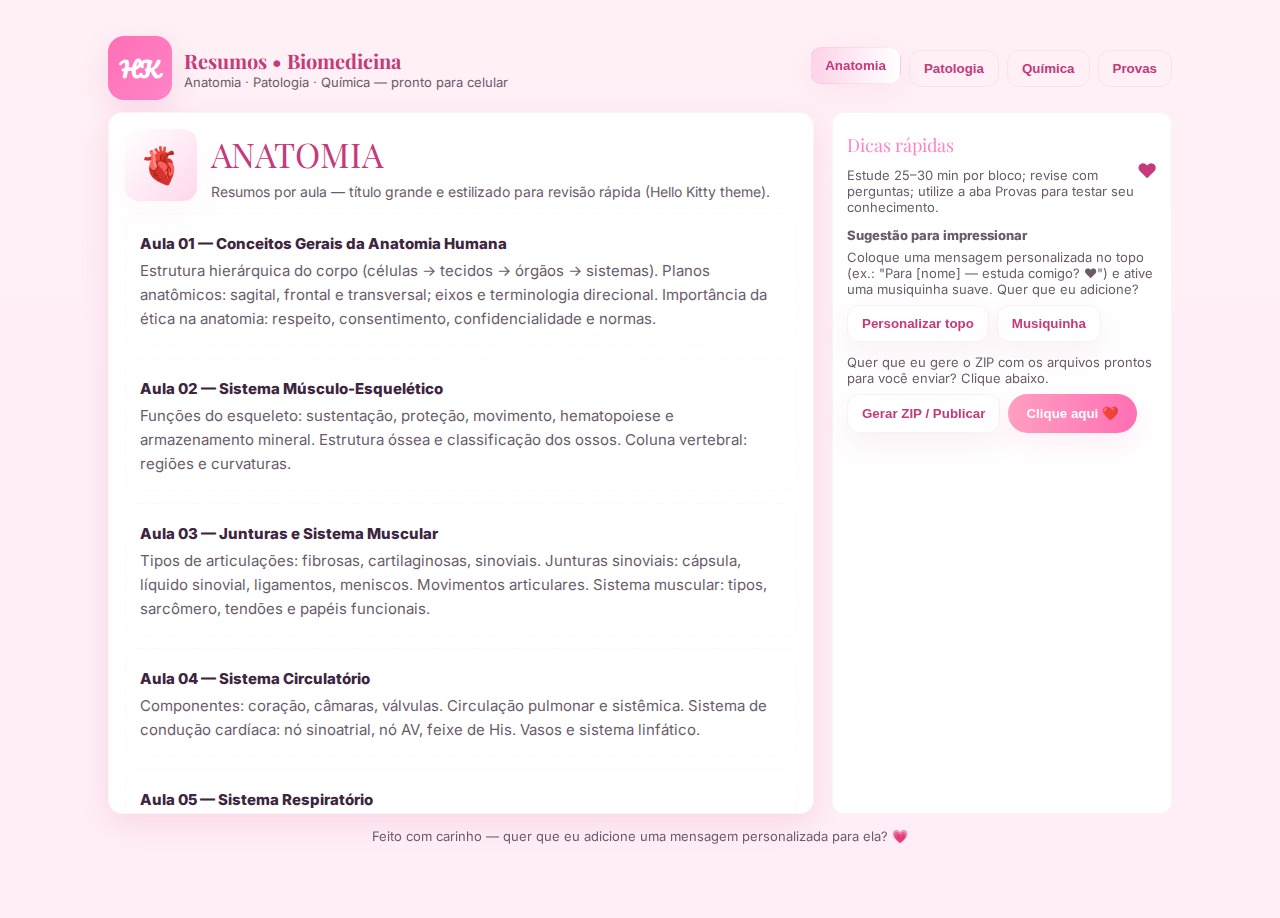
<file: index.html>
<!doctype html>
<html lang="pt-BR">
<head>
  <meta charset="utf-8" />
  <meta name="viewport" content="width=device-width,initial-scale=1" />
  <title>Biomedicina — Resumos & Provas (Hello Kitty Theme)</title>

  <!-- Fonts -->
  <link href="https://fonts.googleapis.com/css2?family=Inter:wght@300;400;600;700&family=Pacifico&family=Playfair+Display:wght@700&display=swap" rel="stylesheet">

  <style>
    :root{
      --bg: #fff0f6;
      --card: #fff;
      --muted: #6b5b6b;
      --pink: #ff6fb5;
      --pink-2: #ffd3e8;
      --accent: #ff84c9;
      --accent-dark: #c53a7a;
      --hello: #ffd7ec;
      --shadow: 0 10px 30px rgba(197,58,122,0.12);
      --glass: rgba(255,255,255,0.6);
    }
    *{box-sizing:border-box}
    html,body{height:100%;margin:0;background:linear-gradient(180deg,#fff0f6 0%, #ffeef7 40%), radial-gradient(600px 300px at 10% 10%, rgba(255,111,181,0.08), transparent); font-family:Inter, system-ui, -apple-system, Segoe UI, Roboto, Arial; color:#3d2540}
    .wrap{max-width:1100px;margin:18px auto;padding:18px}
    header{display:flex;align-items:center;justify-content:space-between;gap:12px;margin-bottom:12px}
    .brand{display:flex;gap:12px;align-items:center}
    .logo{width:64px;height:64px;border-radius:16px;background:linear-gradient(135deg,var(--pink),var(--accent));display:flex;align-items:center;justify-content:center;font-weight:900;color:#fff;font-family:Pacifico;font-size:22px;box-shadow:var(--shadow)}
    .brand h1{margin:0;font-family:'Playfair Display',serif;font-size:20px;color:var(--accent-dark)}
    .brand p{margin:0;color:var(--muted);font-size:13px}
    .nav{display:flex;gap:8px;flex-wrap:wrap}
    .tab{padding:10px 14px;border-radius:12px;background:transparent;border:1px solid rgba(197,58,122,0.08);color:var(--accent-dark);font-weight:700;cursor:pointer}
    .tab.active{background:linear-gradient(90deg,var(--pink-2),#fff);box-shadow:0 8px 30px rgba(197,58,122,0.06);transform:translateY(-3px)}
    .container{display:grid;grid-template-columns:1fr 340px;gap:18px}
    @media (max-width:980px){.container{grid-template-columns:1fr}}
    .panel{background:var(--card);border-radius:14px;padding:16px;border:1px solid rgba(197,58,122,0.06);box-shadow:var(--shadow);max-height:78vh;overflow:auto}
    .hero{display:flex;gap:14px;align-items:center;margin-bottom:12px}
    .big{width:72px;height:72px;border-radius:14px;background:linear-gradient(135deg,#fff,#ffd7ec);display:flex;align-items:center;justify-content:center;font-size:36px;color:var(--accent-dark);font-weight:900;box-shadow:0 12px 40px rgba(255,111,181,0.06)}
    .lead{color:var(--muted);font-size:14px}
    .hugeTitle{font-family:'Playfair Display',serif;font-size:34px;color:var(--accent-dark);margin:0 0 6px 0}
    .sectionTitle{font-family:'Playfair Display',serif;font-size:18px;color:var(--accent);margin:6px 0 10px 0}
    .cardTitle{font-weight:800;color:#3d2540;margin:6px 0;font-size:15px}
    .contentText{color:#6b5b6b;line-height:1.6;font-size:15px}
    .block{background:linear-gradient(180deg, #fff, #fff);padding:14px;border-radius:12px;margin-bottom:12px;border:1px dashed rgba(255,111,181,0.06)}
    .small{font-size:13px;color:var(--muted)}
    .actionRow{display:flex;gap:8px;flex-wrap:wrap;margin-top:8px}
    .btn{background:linear-gradient(90deg,var(--pink),var(--accent));padding:10px 14px;border-radius:12px;border:none;color:#fff;font-weight:800;cursor:pointer;box-shadow:0 12px 30px rgba(197,58,122,0.08)}
    .btn.ghost{background:transparent;border:1px solid rgba(197,58,122,0.08);color:var(--accent-dark)}
    .sideCard{padding:14px;border-radius:12px;background:linear-gradient(180deg,#fff,#fff);border:1px solid rgba(197,58,122,0.06)}
    .footer{margin-top:14px;color:var(--muted);font-size:13px;text-align:center}
    /* Quiz styles */
    .question{margin-bottom:12px;padding:12px;border-radius:10px;border:1px solid rgba(197,58,122,0.05);background:linear-gradient(180deg,#fff,#fff5fb)}
    .qTitle{font-weight:800;color:var(--accent-dark);margin-bottom:6px}
    label.option{display:block;padding:8px;border-radius:8px;margin-bottom:6px;cursor:pointer;border:1px solid rgba(197,58,122,0.04)}
    label.option input{margin-right:8px}
    /* I Love You modal */
    .loveBtn{background:linear-gradient(90deg,#ff9fc0,#ff6fb5);color:#fff;padding:12px 18px;border-radius:20px;font-weight:900;border:none;cursor:pointer;box-shadow:0 10px 30px rgba(255,111,181,0.12)}
    .modal{position:fixed;inset:0;display:flex;align-items:center;justify-content:center;background:rgba(0,0,0,0.45);z-index:9999;opacity:0;pointer-events:none;transition:all .25s ease}
    .modal.show{opacity:1;pointer-events:auto}
    .cardLove{width:90%;max-width:540px;border-radius:20px;padding:28px;background:linear-gradient(135deg,#fff7fb,#ffdff0);text-align:center;box-shadow:0 30px 80px rgba(197,58,122,0.18);border:6px solid rgba(255,255,255,0.6)}
    .loveTitle{font-family:Pacifico;font-size:44px;color:var(--accent-dark);margin:6px 0}
    .loveText{color:#633b55;font-weight:700;margin-top:8px}
    .helloKitty{display:block;margin:10px auto 0;width:120px;height:120px;background-image:url('https://i.imgur.com/7vQX3lq.png');background-size:contain;background-repeat:no-repeat}
    /* playful icons */
    .cuteBadge{display:inline-block;padding:6px 10px;border-radius:999px;background:linear-gradient(90deg,#fff,#ffe3f0);border:1px solid rgba(197,58,122,0.06);font-weight:800;color:var(--accent-dark)}
    /* responsive */
    @media (max-width:600px){
      .hugeTitle{font-size:28px}
      .loveTitle{font-size:36px}
    }
  </style>
</head>
<body>
  <div class="wrap">
    <header>
      <div class="brand">
        <div class="logo">HK</div>
        <div>
          <h1 id="mainTitle">Resumos • Biomedicina</h1>
          <p class="small">Anatomia · Patologia · Química — pronto para celular</p>
        </div>
      </div>

      <nav class="nav" aria-label="Navegação principal">
        <button class="tab active" id="tab-anat" onclick="showSection('anatomia')">Anatomia</button>
        <button class="tab" id="tab-pat" onclick="showSection('patologia')">Patologia</button>
        <button class="tab" id="tab-qui" onclick="showSection('quimica')">Química</button>
        <button class="tab" id="tab-prova" onclick="showSection('provas')">Provas</button>
      </nav>
    </header>

    <div class="container">
      <main class="panel" id="mainPanel">

        <!-- ANATOMIA -->
        <section id="anatomia" class="contentSection">
          <div class="hero">
            <div class="big">🫀</div>
            <div>
              <div class="hugeTitle">ANATOMIA</div>
              <div class="lead">Resumos por aula — título grande e estilizado para revisão rápida (Hello Kitty theme).</div>
            </div>
          </div>

          <div class="block">
            <div class="cardTitle">Aula 01 — Conceitos Gerais da Anatomia Humana</div>
            <div class="contentText">
              Estrutura hierárquica do corpo (células → tecidos → órgãos → sistemas). Planos anatômicos: sagital, frontal e transversal; eixos e terminologia direcional. Importância da ética na anatomia: respeito, consentimento, confidencialidade e normas.
            </div>
          </div>

          <div class="block">
            <div class="cardTitle">Aula 02 — Sistema Músculo-Esquelético</div>
            <div class="contentText">
              Funções do esqueleto: sustentação, proteção, movimento, hematopoiese e armazenamento mineral. Estrutura óssea e classificação dos ossos. Coluna vertebral: regiões e curvaturas.
            </div>
          </div>

          <div class="block">
            <div class="cardTitle">Aula 03 — Junturas e Sistema Muscular</div>
            <div class="contentText">
              Tipos de articulações: fibrosas, cartilaginosas, sinoviais. Junturas sinoviais: cápsula, líquido sinovial, ligamentos, meniscos. Movimentos articulares. Sistema muscular: tipos, sarcômero, tendões e papéis funcionais.
            </div>
          </div>

          <div class="block">
            <div class="cardTitle">Aula 04 — Sistema Circulatório</div>
            <div class="contentText">
              Componentes: coração, câmaras, válvulas. Circulação pulmonar e sistêmica. Sistema de condução cardíaca: nó sinoatrial, nó AV, feixe de His. Vasos e sistema linfático.
            </div>
          </div>

          <div class="block">
            <div class="cardTitle">Aula 05 — Sistema Respiratório</div>
            <div class="contentText">
              Trocas gasosas, árvore brônquica, alvéolos, pleura, mediastino e mecanismos de defesa: muco, cílios e reflexos.
            </div>
          </div>

        </section>

        <!-- PATOLOGIA -->
        <section id="patologia" class="contentSection" style="display:none">
          <div class="hero">
            <div class="big">🩺</div>
            <div>
              <div class="hugeTitle">PATOLOGIA</div>
              <div class="lead">Conceitos-chave: lesão celular, necrose, distúrbios circulatórios e pigmentos.</div>
            </div>
          </div>

          <div class="block">
            <div class="cardTitle">Introdução & Mecanismos de Lesão Celular</div>
            <div class="contentText">Patologia: estudo de etiologia e patogenia. Lesão reversível vs irreversível; adaptações celulares; apoptose vs necrose.</div>
          </div>

          <div class="block">
            <div class="cardTitle">Distúrbios da Circulação</div>
            <div class="contentText">Hemostasia, trombose, embolia, isquemia, infarto, edema e aterosclerose — conceitos e consequências clínicas.</div>
          </div>

          <div class="block">
            <div class="cardTitle">Pigmentos e Calcificações</div>
            <div class="contentText">Pigmentos endógenos (melanina, bilirrubina) e exógenos; calcificação distrófica vs metastática — definições e exemplos clínicos.</div>
          </div>
        </section>

        <!-- QUÍMICA -->
        <section id="quimica" class="contentSection" style="display:none">
          <div class="hero">
            <div class="big">⚗️</div>
            <div>
              <div class="hugeTitle">QUÍMICA</div>
              <div class="lead">Átomos, modelos atômicos e ligações químicas — conceitos essenciais para biomedicina.</div>
            </div>
          </div>

          <div class="block">
            <div class="cardTitle">Introdução à Química</div>
            <div class="contentText">Matéria, átomos (prótons, nêutrons, elétrons) e a ideia de corpo/objeto.</div>
          </div>

          <div class="block">
            <div class="cardTitle">Modelos Atômicos</div>
            <div class="contentText">Dalton, Thomson, Rutherford, Bohr e Modelo Quântico — evolução e implicações.</div>
          </div>

          <div class="block">
            <div class="cardTitle">Ligações Químicas</div>
            <div class="contentText">Teoria do octeto; ligações iônica, covalente e metálica — formação e propriedades típicas.</div>
          </div>
        </section>

        <!-- PROVAS -->
        <section id="provas" class="contentSection" style="display:none">
          <div class="hero">
            <div class="big">📝</div>
            <div>
              <div class="hugeTitle">PROVAS</div>
              <div class="lead">Provas rápidas por matéria — corrijo, mostro gabarito e porcentagem.</div>
            </div>
          </div>

          <div class="block">
            <div class="cardTitle">Provas disponíveis</div>
            <div class="contentText">
              Clique para iniciar a prova de cada matéria. Todas as **20 questões** aparecem de uma vez por prova.
              <div class="actionRow" style="margin-top:8px">
                <button class="btn" onclick="startSubjectExam('anatomia')">Iniciar • Anatomia (20)</button>
                <button class="btn" onclick="startSubjectExam('patologia')">Iniciar • Patologia (20)</button>
                <button class="btn" onclick="startSubjectExam('quimica')">Iniciar • Química (20)</button>
              </div>
            </div>
          </div>

          <div id="examArea"></div>
          <div id="resultArea"></div>
        </section>

      </main>

      <aside class="sideCard">
        <div style="display:flex;justify-content:space-between;align-items:center">
          <div>
            <div class="sectionTitle">Dicas rápidas</div>
            <div class="small">Estude 25–30 min por bloco; revise com perguntas; utilize a aba Provas para testar seu conhecimento.</div>
          </div>
          <div style="text-align:right">
            <div style="font-size:20px;color:var(--accent-dark)">♥</div>
          </div>
        </div>

        <div style="margin-top:12px">
          <div class="small" style="font-weight:800;margin-bottom:6px">Sugestão para impressionar</div>
          <div class="small">Coloque uma mensagem personalizada no topo (ex.: "Para [nome] — estuda comigo? ♥") e ative uma musiquinha suave. Quer que eu adicione?</div>

          <div class="actionRow" style="margin-top:8px">
            <button class="btn ghost" onclick="togglePersonalMessage()">Personalizar topo</button>
            <button class="btn ghost" onclick="toggleMusic()">Musiquinha</button>
          </div>
        </div>

        <div style="margin-top:12px" class="small">
          Quer que eu gere o ZIP com os arquivos prontos para você enviar? Clique abaixo.
          <div class="actionRow" style="margin-top:8px">
            <button class="btn ghost" onclick="alert('Posso gerar o ZIP e te orientar a publicar no GitHub Pages — quer que eu gere e te mande os passos?')">Gerar ZIP / Publicar</button>
            <button class="loveBtn" onclick="openLove()">Clique aqui ❤️</button>
          </div>
        </div>
      </aside>
    </div>

    <div class="footer">Feito com carinho — quer que eu adicione uma mensagem personalizada para ela? <span style="color:#ff6fb5;font-weight:800">💗</span></div>
  </div>

  <!-- LOVE Modal -->
  <div id="loveModal" class="modal" role="dialog" aria-hidden="true">
    <div class="cardLove" role="document">
      <div class="helloKitty" aria-hidden="true"></div>
      <div class="loveTitle">EU TE AMO</div>
      <div class="loveText">Para você, com todo meu carinho — estude com amor 💕</div>
      <div style="margin-top:18px">
        <button class="btn" onclick="closeLove()">Fechar</button>
      </div>
    </div>
  </div>

  <script>
    /* ---------- Navigation ---------- */
    function showSection(id){
      document.querySelectorAll('.contentSection').forEach(s => s.style.display = 'none');
      document.getElementById(id).style.display = '';
      document.querySelectorAll('.tab').forEach(t => t.classList.remove('active'));
      const map = {anatomia:'tab-anat', patologia:'tab-pat', quimica:'tab-qui', provas:'tab-prova'};
      const btn = document.getElementById(map[id]);
      if(btn) btn.classList.add('active');
      window.scrollTo({top:0,behavior:'smooth'});
    }

    /* ---------- LOVE modal ---------- */
    function openLove(){
      document.getElementById('loveModal').classList.add('show');
    }
    function closeLove(){
      document.getElementById('loveModal').classList.remove('show');
    }

    /* ---------- personalization & music ---------- */
    let personalized=false;
    function togglePersonalMessage(){
      if(!personalized){
        const nome = prompt('Qual o nome dela? (aparecerá no topo exatamente como digitado)');
        if(!nome) return;
        document.getElementById('mainTitle').textContent = `Resumos • Biomedicina — Para ${nome} ♥`;
        personalized=true;
      } else {
        document.getElementById('mainTitle').textContent = 'Resumos • Biomedicina';
        personalized=false;
      }
    }

    let musicOn=false;
    let audioEl=null;
    function toggleMusic(){
      if(!musicOn){
        audioEl = new Audio();
        // placeholder short loop music (if blocked, user can allow)
        audioEl.src = "[data-uri]";
        audioEl.loop=true;
        audioEl.play().catch(()=>{ alert('Reprodução automática bloqueada — permita som manualmente no navegador.')});
        musicOn=true;
        alert('Musiquinha ativada (se o navegador permitir).');
      } else {
        if(audioEl){ audioEl.pause(); audioEl=null; }
        musicOn=false;
      }
    }

    /* ---------- Exam bank (20 extensive questions each) ---------- */

    const BANK = {
      anatomia: [
        {
          id: 1,
          q: `(Aula 01) Explique detalhadamente o que é o plano sagital e como ele difere do plano coronal e do transversal. Dê um exemplo clínico onde o conhecimento desse plano é essencial (por exemplo, numa imagem de ressonância magnética) e escolha a alternativa correta:`,
          opts: [
            `Plano sagital divide o corpo em direita/esquerda; é usado para avaliar assimetrias. (Correto)`,
            `Plano coronal divide em direita/esquerda e é idêntico ao sagital.`,
            `Plano transversal é vertical e divide frontalmente o corpo.`,
            `Os três termos são intercambiáveis em imagens médicas.`
          ],
          a: 0
        },
        {
          id: 2,
          q: `(Aula 01) Defina as direções anatômicas 'proximal' e 'distal' e escolha a alternativa que melhor aplica esses termos a uma fratura no úmero proximal:`,
          opts: [
            `Proximal indica mais próximo do tronco; úmero proximal está mais próximo do ombro. (Correto)`,
            `Distal indica mais próximo do tronco; úmero proximal está mais próximo do pulso.`,
            `Proximal e distal são usados apenas para estruturas internas, não ossos.`,
            `Proximal significa superficial; distal significa profundo.`
          ],
          a: 0
        },
        {
          id: 3,
          q: `(Aula 02) Descreva a composição do osso compacto e do osso esponjoso e indique qual das alternativas a seguir é verdadeira em relação ao armazenamento mineral e à hematopoiese:`,
          opts: [
            `O osso compacto contém medula vermelha em toda sua extensão.`,
            `O osso esponjoso tem espaços medulares que podem abrigar medula vermelha e participar da hematopoiese. (Correto)`,
            `Somente o osso cortical armazena cálcio; o esponjoso não contém minerais.`,
            `Nenhum osso participa da hematopoiese após o nascimento.`
          ],
          a: 1
        },
        {
          id: 4,
          q: `(Aula 02) Explique o papel do periósteo na reparação óssea e escolha a alternativa correta sobre suas funções:`,
          opts: [
            `O periósteo é inerte e não participa da cicatrização óssea.`,
            `O periósteo contém células osteoprogenitoras que ajudam na formação de osso novo após fratura. (Correto)`,
            `O periósteo é a cavidade medular onde fica a medula óssea.`,
            `O periósteo é um ligamento que une ossos adjacentes.`
          ],
          a: 1
        },
        {
          id: 5,
          q: `(Aula 03) Ao estudar o joelho, descreva os principais componentes de uma articulação sinovial e escolha a alternativa que descreve corretamente a função do líquido sinovial:`,
          opts: [
            `O líquido sinovial nutre a cartilagem e lubrifica a articulação, reduzindo atrito durante o movimento. (Correto)`,
            `O líquido sinovial é um fluido sanguíneo que coagula para fechar lesões.`,
            `O líquido sinovial é a matriz que forma o osso subcondral.`,
            `O líquido sinovial é tóxico e precisa ser removido em todas as lesões.`
          ],
          a: 0
        },
        {
          id: 6,
          q: `(Aula 03) Diferencie menisco de ligamento no joelho em termos anatômicos e função; escolha a alternativa correta:`,
          opts: [
            `Meniscos são estruturas fibrocartilaginosas que aumentam congruência articular; ligamentos conectam osso a osso para estabilidade. (Correto)`,
            `Meniscos conectam osso a osso; ligamentos são fibrocartilagens que absorvem impacto.`,
            `Meniscos produzem sinóvia; ligamentos são a camada externa da cápsula.`,
            `Meniscos são vasos sanguíneos; ligamentos são nervos.`
          ],
          a: 0
        },
        {
          id: 7,
          q: `(Aula 04) Explique a diferença funcional entre circulação pulmonar e circulação sistêmica e identifique qual alternativa descreve corretamente o trajeto do sangue venoso até arterial:`,
          opts: [
            `Sangue venoso → átrio direito → ventrículo direito → artéria pulmonar → pulmões → veias pulmonares → átrio esquerdo (Correto)`,
            `Sangue venoso → ventrículo esquerdo → pulmões → átrio direito`,
            `Sangue venoso passa direto para a aorta sem passar pelos pulmões`,
            `Circulação pulmonar transporta nutrientes aos tecidos; sistêmica remove CO₂.`
          ],
          a: 0
        },
        {
          id: 8,
          q: `(Aula 04) Explique o papel do nó sinoatrial (marca-passo) e do feixe AV na condução elétrica do coração; escolha a alternativa correta:`,
          opts: [
            `O nó sinoatrial inicia o impulso elétrico; o feixe AV transmite ao ventrículo permitindo contração coordenada. (Correto)`,
            `O nó sinoatrial bloqueia o impulso elétrico; o feixe AV gera o estímulo inicial.`,
            `Ambos são apenas tecidos musculares sem função elétrica.`,
            `O nó AV é responsável por oxigenar o sangue no ventrículo.`
          ],
          a: 0
        },
        {
          id: 9,
          q: `(Aula 05) Descreva a função das pregas vocais e o que ocorre quando há paralisia de uma prega vocal; escolha a alternativa que melhor corresponde à consequência clínica:`,
          opts: [
            `Paralisia de uma prega vocal pode causar rouquidão e risco de aspiração; as pregas participam da fonação e proteção das vias aéreas. (Correto)`,
            `Paralisia vocal só afeta o olfato, sem impacto na fonação.`,
            `Pregas vocais são usadas apenas para filtração do ar.`,
            `Paralisia das pregas vocais causa hemorragia pulmonar imediata.`
          ],
          a: 0
        },
        {
          id: 10,
          q: `(Aula 05) Explique a importância dos alvéolos na troca gasosa e qual das alternativas descreve corretamente a característica essencial para a difusão de O₂/CO₂:`,
          opts: [
            `Alvéolos possuem parede extremamente fina (epitélio tipo I) e extensa superfície, permitindo difusão eficiente de gases. (Correto)`,
            `Alvéolos são preenchidos por células musculares que bombeiam ar ativamente.`,
            `A troca gasosa ocorre apenas na traqueia, não nos alvéolos.`,
            `Alvéolos têm parede espessa para proteger contra perda de ar.`
          ],
          a: 0
        },
        {
          id: 11,
          q: `(Nervoso) Descreva a diferença entre SNC e SNP e escolha a alternativa correta sobre proteção do SNC:`,
          opts: [
            `SNC = encéfalo + medula; protegido por crânio, vértebras, meninges e LCR. (Correto)`,
            `SNC é apenas nervos periféricos que não têm proteção óssea.`,
            `SNP inclui encéfalo; SNC é somente pele.`,
            `SNC não possui proteção alguma.`
          ],
          a: 0
        },
        {
          id: 12,
          q: `(Músculo) Explique a estrutura do sarcômero e sua importância na contração muscular; qual alternativa descreve corretamente o papel dos filamentos de actina e miosina?`,
          opts: [
            `Miosina interage com actina para gerar deslizamento e encurtamento do sarcômero (contração). (Correto)`,
            `Actina é a proteína motora principal; miosina é passiva.`,
            `Sarcômero é apenas tecido conjuntivo, sem filamentos.`,
            `Actina e miosina não participam da contração, apenas do relaxamento.`
          ],
          a: 0
        },
        {
          id: 13,
          q: `(Ossos) Em termos de classificação, qual alternativa define corretamente um osso sesamoide e dê um exemplo clínico onde ele é importante?`,
          opts: [
            `Osso sesamoide é pequeno, encontrado em tendões (ex.: patela) e protege tendões contra atrito. (Correto)`,
            `Osso sesamoide é um osso longo encontrado no fêmur.`,
            `Sesamoides são cartilagens que revestem articulações. `,
            `Todos os ossos do corpo são sesamoides.`
          ],
          a: 0
        },
        {
          id: 14,
          q: `(Coluna) Explique as curvaturas normais da coluna vertebral e qual alternativa corresponde a uma alteração patológica chamada cifose:`,
          opts: [
            `Cifose é curvatura excessiva da região torácica (corcunda). (Correto)`,
            `Cifose é aumento da lordose lombar.`,
            `Cifose significa reta ausência de curvatura.`,
            `Cifose é sinônimo de escoliose.`
          ],
          a: 0
        },
        {
          id: 15,
          q: `(Vascular) Diferencie artéria de veia em termos de estrutura e função; escolha a alternativa correta:`,
          opts: [
            `Artérias têm parede mais espessa e lidam com alta pressão; veias têm válvulas e conduzem sangue ao coração. (Correto)`,
            `Veias têm paredes mais espessas que artérias e suportam maior pressão.`,
            `Artérias possuem válvulas internas como veias.`,
            `Veias sempre transportam sangue arterial oxigenado.`
          ],
          a: 0
        },
        {
          id: 16,
          q: `(Respiração) Explique o papel da pleura visceral e parietal e escolha a alternativa sobre o que ocorre em um pneumotórax:`,
          opts: [
            `Entrada de ar na cavidade pleural provoca colapso pulmonar devido à perda do vácuo pleural. (Correto)`,
            `Pneumotórax aumenta a capacidade pulmonar de forma sustentável.`,
            `Pleura é impermeável e não participa em patologias respiratórias.`,
            `Pneumotórax somente ocorre por infecção viral.`
          ],
          a: 0
        },
        {
          id: 17,
          q: `(Terminologia) Explique o termo 'medial' e escolha a alternativa que o aplica corretamente:`,
          opts: [
            `Medial indica mais próximo da linha média; o polegar é lateral à linha média da mão. (Correto)`,
            `Medial significa mais próximo à superfície do corpo.`,
            `Medial é o mesmo que proximal.`,
            `Medial significa longe da linha média.`
          ],
          a: 0
        },
        {
          id: 18,
          q: `(Circulação) Explique brevemente o sistema porta hepático e escolha a alternativa correta sobre sua função:`,
          opts: [
            `Veias do sistema porta transportam sangue do trato gastrointestinal para o fígado para processamento de nutrientes. (Correto)`,
            `Sistema porta transporta sangue diretamente para os pulmões.`,
            `Sistema porta é um conjunto de artérias que irrigam o cérebro.`,
            `Sistema porta remove linfa diretamente para a bile.`
          ],
          a: 0
        },
        {
          id: 19,
          q: `(Princípios) Defina 'hematopoiese' e escolha a alternativa que identifica um órgão hematopoiético primário no adulto:`,
          opts: [
            `Medula óssea vermelha é o principal sítio de hematopoiese em adultos. (Correto)`,
            `Fígado é o único sítio de hematopoiese em adultos.`,
            `Pulmão é o principal órgão hematopoiético.`,
            `A pele produz células sanguíneas continuamente.`
          ],
          a: 0
        },
        {
          id: 20,
          q: `(Prático) Em imagem de RX, explique porque fraturas deslocadas do úmero proximal podem comprometer a vascularização da cabeça do úmero e escolha alternativa correta sobre risco de necrose avascular:`,
          opts: [
            `Lesão vascular nas artérias que irrigam a cabeça do úmero pode causar necrose avascular; fraturas proximais têm esse risco aumentado. (Correto)`,
            `Fraturas proximais melhoram irrigação da cabeça do úmero.`,
            `Cabeça do úmero não depende de suprimento vascular.`,
            `Necrose avascular acontece apenas por infecções, não por fratura.`
          ],
          a: 0
        }
      ],
      patologia: [
        {
          id: 1,
          q: `(Lesão celular) Defina lesão celular reversível e irreversível. Em seguida, escolha a alternativa que descreve corretamente um agente que causa lesão irreversível:`,
          opts: [
            `Isquemia prolongada seguida de anóxia pode levar à lesão irreversível (necrose). (Correto)`,
            `Exposição transitória a calor moderado sempre causa lesão irreversível.`,
            `Danos leves por hipotermia são sempre irreversíveis.`,
            `Nenhum agente causa lesão irreversível; todas as lesões são reversíveis.`
          ],
          a: 0
        },
        {
          id: 2,
          q: `(Apoptose x Necrose) Compare apoptose e necrose em mecanismo e resposta inflamatória. Escolha a alternativa correta:`,
          opts: [
            `Apoptose é morte programada sem inflamação; necrose é patológica e geralmente induz inflamação. (Correto)`,
            `Apoptose causa intensa inflamação; necrose é silenciosa.`,
            `Ambos são processos idênticos com nomes diferentes.`,
            `Necrose é sempre benigna e desejável.`
          ],
          a: 0
        },
        {
          id: 3,
          q: `(Tipos de necrose) Dê exemplos clínicos: coagulação, liquefativa e gangrena. Qual alternativa relaciona corretamente uma necrose liquefativa a uma condição clínica?`,
          opts: [
            `Abscesso cerebral por infecção bacteriana leva a necrose liquefativa. (Correto)`,
            `Infarto do miocárdio apresenta necrose liquefativa típica.`,
            `Gangrena seca e liquefativa são sinônimos exatos.`,
            `Coagulação é característica de pus.`
          ],
          a: 0
        },
        {
          id: 4,
          q: `(Hemostasia e trombose) Explique os três componentes clássicos da tríade de Virchow e escolha a alternativa que não pertence a ela:`,
          opts: [
            `Lesão endotelial, estase/fluxo anormal, hipercoagulabilidade (tríplice de Virchow). (Correto como conjunto)`,
            `Infecção bacteriana direta local não é explicitamente um dos três, embora possa contribuir.`,
            `Hipotensão arterial é um dos elementos centrais da tríade.`,
            `A tríade descreve fatores que predispõem à trombose.`
          ],
          a: 0
        },
        {
          id: 5,
          q: `(Embolia) Paciente desenvolve embolia pulmonar após trombose em membro inferior. Explique por que a trombose venosa pode evoluir para embolia pulmonar e escolha a alternativa correta:`,
          opts: [
            `Êmbolos venosos viajam pela veia cava até o coração direito e são lançados nas artérias pulmonares, causando obstrução. (Correto)`,
            `Trombo venoso sempre fica local e nunca causa embolia.`,
            `Êmbolos venosos viajam diretamente para o cérebro causando AVC isquêmico.`,
            `Embolia pulmonar é causada apenas por ar, nunca por trombos sanguíneos.`
          ],
          a: 0
        },
        {
          id: 6,
          q: `(Isquemia e infarto) Diferencie isquemia de infarto e indique qual alternativa representa corretamente a consequência celular da isquemia prolongada:`,
          opts: [
            `Isquemia = redução do fluxo sanguíneo; infarto = necrose por isquemia prolongada. (Correto)`,
            `Isquemia é sinônimo de hemorragia; infarto é cura do tecido.`,
            `Isquemia sempre melhora a função tecidual.`,
            `Infarto é reversível sem consequências.`
          ],
          a: 0
        },
        {
          id: 7,
          q: `(Edema) Explique as causas de edema (pressão hidrostática aumentada, pressão oncótica reduzida, retenção de sódio) e escolha a alternativa que descreve corretamente uma causa de edema sistêmico:`,
          opts: [
            `Insuficiência cardíaca congestiva aumenta pressão venosa e causa edema periférico e pulmonar. (Correto)`,
            `Perda de albumina sempre diminui a retenção de líquidos no interstício.`,
            `Edema nunca ocorre por insuficiência renal.`,
            `Edema é sempre causado por infecções bacterianas locais.`
          ],
          a: 0
        },
        {
          id: 8,
          q: `(Aterosclerose) Descreva as etapas da formação da placa aterosclerótica e escolha a alternativa que identifica um fator de risco clássico:`,
          opts: [
            `Hipertensão, tabagismo e hipercolesterolemia são fatores de risco clássicos. (Correto)`,
            `Boa dieta rica em fibras é fator de risco.`,
            `Aterosclerose não está relacionada a dieta ou hipertensão.`,
            `Jovens sem comorbidades nunca apresentam aterosclerose.`
          ],
          a: 0
        },
        {
          id: 9,
          q: `(Pigmentos) Explique a diferença entre pigmentos endógenos e exógenos, com um exemplo de cada; escolha a alternativa correta sobre bilirrubina:`,
          opts: [
            `Aumento de bilirrubina sérica provoca icterícia e é um exemplo de pigmento endógeno. (Correto)`,
            `Bilirrubina é sempre exógena e entra no corpo pela alimentação.`,
            `Pigmentos exógenos são produzidos pelo próprio organismo.`,
            `Bilirrubina não é visível clinicamente.`
          ],
          a: 0
        },
        {
          id: 10,
          q: `(Calcificações) Diferencie calcificação distrófica de metastática e escolha a alternativa que descreve corretamente a calcificação distrófica:`,
          opts: [
            `Ocorre em tecido previamente danificado com cálcio sérico normal (ex.: válvula cardíaca necrosada). (Correto)`,
            `Ocorre apenas quando cálcio sérico está muito alto e sempre em tecido saudável.`,
            `Calcificação distrófica nunca acontece em locais de necrose.`,
            `Calcificação metastática é produto de infecção bacteriana local.`
          ],
          a: 0
        },
        {
          id: 11,
          q: `(Patologia celular) Explique adaptações celulares: hipertrofia, hiperplasia, atrofia e metaplasia. Em qual alternativa a descrição está correta?`,
          opts: [
            `Metaplasia é substituição de um tipo celular por outro, frequentemente reversível; ex.: epitélio escamoso em fumantes. (Correto)`,
            `Hipertrofia reduz o volume celular.`,
            `Hiperplasia é perda completa do tecido.`,
            `Atrofia é sinônimo de metaplasia.`
          ],
          a: 0
        },
        {
          id: 12,
          q: `(Inflamação) Quais são os sinais cardinais da inflamação e qual alternativa lista corretamente quatro deles?`,
          opts: [
            `Rubor, calor, dor e edema (além da perda de função). (Correto)`,
            `Febre, perda de apetite, fraqueza e sede são os sinais cardinais.`,
            `Somente febre é sinal cardinal da inflamação.`,
            `Os sinais cardinais foram abolidos no século XX.`
          ],
          a: 0
        },
        {
          id: 13,
          q: `(Sequelas) Explique como a perda de adesão terapêutica (não adesão) pode afetar resultados de ensaios clínicos e escolha a alternativa correta:`,
          opts: [
            `Não adesão reduz validade do estudo e pode mascarar eficácia do tratamento; por isso é controlada em ensaios. (Correto)`,
            `Não adesão aumenta automaticamente eficácia do fármaco.`,
            `Ensaios clínicos não precisam considerar adesão do paciente.`,
            `Não existe relação entre não adesão e efeitos adversos.`
          ],
          a: 0
        },
        {
          id: 14,
          q: `(Diagnóstico) Ao analisar uma biópsia com necrose coagulatica típica de infarto renal, qual característica morfológica você espera encontrar? Escolha a alternativa correta:`,
          opts: [
            `Preservação da arquitetura tecidual inicial com perda do núcleo celular e citoplasma eosinofílico; típico de necrose por isquemia. (Correto)`,
            `Formação de pus com liquefação completa do tecido desde o início.`,
            `Infiltrado linfocitário exclusivo com preservação nuclear absoluta.`,
            `Nenhuma alteração morfológica é visível em necrose coagulatica.`
          ],
          a: 0
        },
        {
          id: 15,
          q: `(Patologia de órgão) Explique a relação entre cirrose hepática e risco de sangramento por varizes esofágicas e escolha a alternativa correta:`,
          opts: [
            `Cirrhose leva a hipertensão portal, formação de colaterais (varizes) e risco de sangramento grave. (Correto)`,
            `Cirrhose protege contra sangramentos por aumentar coagulação.`,
            `Cirrhose nunca afeta o sistema venoso esofágico.`,
            `Varizes esofágicas não têm relação com função hepática.`
          ],
          a: 0
        },
        {
          id: 16,
          q: `(Patologia infecciosa) Explique por que infecções bacterianas podem causar necrose liquefativa e escolha a alternativa correta:`,
          opts: [
            `Enzimas degradativas liberadas por neutrófilos e bactérias digerem tecido, formando pus e necrose liquefativa. (Correto)`,
            `Bactérias sempre induzem apoptose sem formação de pus.`,
            `Infecções virais causam exclusivamente calcificação em todos os tecidos.`,
            `Infecções bacterianas solidificam o tecido em vez de digeri-lo.`
          ],
          a: 0
        },
        {
          id: 17,
          q: `(Distúrbios hematológicos) Explique o que é anemia aplástica e escolha a alternativa que melhor descreve sua fisiopatologia:`,
          opts: [
            `Depressão da medula óssea com falha na produção de células sanguíneas, levando a pancitopenia. (Correto)`,
            `Aumento indiscriminado da produção de hemácias pela medula.`,
            `Anemia aplástica é causada por hiperatividade esplênica sem relação medular.`,
            `Anemia aplástica é melhora do transporte de oxigênio.`
          ],
          a: 0
        },
        {
          id: 18,
          q: `(Imunopatologia) Como a inflamação crônica difere da aguda e qual alternativa representa uma causa típica de inflamação crônica?`,
          opts: [
            `Infecção persistente (ex.: tuberculose) e exposição contínua a agentes tóxicos podem causar inflamação crônica. (Correto)`,
            `Inflamação crônica dura menos que a aguda e é sempre benigna.`,
            `Inflamação crônica está relacionada apenas a trauma agudo.`,
            `Inflamação crônica nunca envolve células mononucleares.`
          ],
          a: 0
        },
        {
          id: 19,
          q: `(Patologia vascular) Conceitue isquemia-reperfusão e escolha a alternativa que melhor descreve o dano reperfusional:`,
          opts: [
            `Reperfusão pode gerar estresse oxidativo, inflamação e piorar lesão inicial por produção de radicais livres. (Correto)`,
            `Reperfusão sempre restaura integralmente a função sem danos.`,
            `Dano reperfusional é mito e não tem base fisiológica.`,
            `Reperfusão impede que qualquer célula morra no local.`
          ],
          a: 0
        },
        {
          id: 20,
          q: `(Patologia prática) Em um cenário clínico com necrose coagulativa num rim e calcificação distrófica subsequente, qual seria o mecanismo provável para o depósito de cálcio? Escolha a alternativa correta:`,
          opts: [
            `Cálcio se deposita no tecido lesionado por perda de controle local do cálcio e fosfato mesmo com níveis séricos normais. (Correto)`,
            `Cálcio sempre só se deposita se a concentração sérica for elevada ao extremo.`,
            `Calcificação distrófica implica que o tecido está mais saudável e não lesionado.`,
            `Depósitos de cálcio ocorrem exclusivamente por ingestão oral excessiva de cálcio.`
          ],
          a: 0
        }
      ],
      quimica: [
        {
          id: 1,
          q: `(Modelo atômico) Resuma a evolução dos modelos atômicos (Dalton → Thomson → Rutherford → Bohr → Quântico) e qual alternativa abaixo descreve corretamente o modelo quântico:`,
          opts: [
            `Modelo quântico descreve orbitais como regiões probabilísticas onde elétrons têm maior chance de ser encontrados. (Correto)`,
            `Modelo quântico assume elétrons em órbitas circulares fixas como no modelo de Bohr.`,
            `Modelo de Dalton descreve orbitais probabilísticos.`,
            `Modelo de Thomson introduziu orbitais de Schrödinger.`
          ],
          a: 0
        },
        {
          id: 2,
          q: `(Estrutura atômica) Defina número atômico (Z) e número de massa (A). Para um átomo neutro de carbono com A≈12 e Z=6, quantos prótons, nêutrons e elétrons existem? Escolha a alternativa correta:`,
          opts: [
            `6 prótons, 6 nêutrons, 6 elétrons. (Correto)`,
            `6 prótons, 12 nêutrons, 6 elétrons.`,
            `12 prótons, 6 nêutrons, 12 elétrons.`,
            `0 prótons, 12 nêutrons, 6 elétrons.`
          ],
          a: 0
        },
        {
          id: 3,
          q: `(Ligações) Compare ligação iônica e covalente; escolha a alternativa que descreve corretamente uma ligação iônica e um exemplo clássico:`,
          opts: [
            `Transferência completa de elétrons de um metal para um não metal — exemplo NaCl. (Correto)`,
            `Compartilhamento de elétrons idêntico à ligação metálica — exemplo NaCl.`,
            `Deslocalização de elétrons característica de ligação iônica — exemplo O2.`,
            `Ligação iônica forma sempre moléculas com baixa temperatura de fusão.`
          ],
          a: 0
        },
        {
          id: 4,
          q: `(Propriedades) Em termos de propriedades físicas, como costumam diferir compostos iônicos de covalentes? Escolha a alternativa correta:`,
          opts: [
            `Iônicos geralmente têm pontos de fusão mais altos e conduzem eletricidade em solução; covalentes têm pontos variados e não conduzem em solução. (Correto)`,
            `Covalentes sempre têm maior ponto de fusão que iônicos.`,
            `Iônicos nunca se dissolvem em água.`,
            `Covalentes sempre conduzem eletricidade sólida.`
          ],
          a: 0
        },
        {
          id: 5,
          q: `(Teoria do Octeto) Explique a Teoria do Octeto e escolha a alternativa que a representa corretamente:`,
          opts: [
            `Átomos buscam completar 8 elétrons na camada de valência para estabilidade; base para entender ligações. (Correto)`,
            `Teoria do Octeto diz que elementos serão estáveis com 2 elétrons apenas em todas as circunstâncias.`,
            `Octeto significa que átomos buscam 16 elétrons sempre.`,
            `Teoria do Octeto descreve apenas íons positivos.`
          ],
          a: 0
        },
        {
          id: 6,
          q: `(Ligação metálica) Explique a ligação metálica e suas propriedades e escolha a alternativa correta:`,
          opts: [
            `Elétrons deslocalizados formam 'mar de elétrons', conferindo condutividade elétrica e maleabilidade. (Correto)`,
            `Ligação metálica é sempre fraca e conduz mal calor.`,
            `Metais não apresentam deslocalização de elétrons.`,
            `Ligação metálica é idêntica à ligação covalente polar.`
          ],
          a: 0
        },
        {
          id: 7,
          q: `(Isótopos) O que são isótopos? Escolha a alternativa correta incluindo um exemplo de aplicação:`,
          opts: [
            `Átomos com mesmo número atômico (mesmo Z) e diferentes números de massa; ex.: C-14 usado em datação. (Correto)`,
            `Isótopos são elementos com Z diferentes e propriedades químicas idênticas.`,
            `Isótopos são moléculas iônicas especiais.`,
            `Isótopos não são usados na medicina ou arqueologia.`
          ],
          a: 0
        },
        {
          id: 8,
          q: `(Reatividade) Como a configuração eletrônica influencia reatividade química? Escolha alternativa que melhor sintetiza o conceito:`,
          opts: [
            `Átomos com camadas incompletas tendem a reagir para atingir configuração mais estável (octeto), determinando reatividade. (Correto)`,
            `Configuração eletrônica não tem impacto na reatividade.`,
            `Átomos com camadas completas são os mais reativos.`,
            `Reatividade depende apenas do estado físico, não da eletrônica.`
          ],
          a: 0
        },
        {
          id: 9,
          q: `(Ligação covalente) Em uma ligação covalente polar, o que significa 'parcialmente negativo' e 'parcialmente positivo' e escolha a alternativa correta:`,
          opts: [
            `Átomo mais eletronegativo atrai elétrons, ficando parcialmente negativo; o outro fica parcialmente positivo (ex.: H–O em H2O). (Correto)`,
            `Polaridade indica que o átomo perde totalmente elétrons para outro.`,
            `Em ligação covalente polar não há diferença de eletronegatividade.`,
            `Polaridade só existe em ligantes metálicos.`
          ],
          a: 0
        },
        {
          id: 10,
          q: `(Soluções) Diferencie solução de suspensão e escolha a alternativa correta sobre comportamentos:`,
          opts: [
            `Solução é homogênea (soluto dissolvido); suspensão tem partículas dispersas que sedimentam (ex.: suspensão de antibiótico). (Correto)`,
            `Solução sempre tem partículas visíveis e sedimenta rapidamente.`,
            `Suspensão é sempre mais homogênea que solução.`,
            `Soluções e suspensões são sinônimos.`
          ],
          a: 0
        },
        {
          id: 11,
          q: `(Exemplo prático) Qual dos seguintes é um exemplo clássico de composto iônico e por que? Escolha a alternativa correta:`,
          opts: [
            `Cloreto de sódio (NaCl) — metal doando elétron para não metal, formando íons. (Correto)`,
            `Água (H2O) é um composto iônico clássico.`,
            `Gás oxigênio (O2) é um composto iônico.`,
            `Methano (CH4) é iônico por compartilhamento igual de elétrons.`
          ],
          a: 0
        },
        {
          id: 12,
          q: `(Química e Biomedicina) Explique brevemente por que ligações covalentes são fundamentais em biomoléculas e escolha a alternativa correta:`,
          opts: [
            `Ligações covalentes formam esqueleto de moléculas orgânicas (proteínas, carboidratos, lipídios) permitindo estabilidade estrutural. (Correto)`,
            `Ligações covalentes não existem em biomoléculas.`,
            `Biomoléculas dependem apenas de ligações iônicas para estrutura.`,
            `Ligações covalentes são sempre fracas e transitórias nas proteínas.`
          ],
          a: 0
        },
        {
          id: 13,
          q: `(Conceito) O que é eletronegatividade e qual das alternativas a descreve corretamente?`,
          opts: [
            `Medida de tendência de um átomo em atrair elétrons numa ligação química; influencia polaridade. (Correto)`,
            `Eletronegatividade é número total de elétrons de um átomo.`,
            `Eletronegatividade é sinônimo de massa atômica.`,
            `Eletronegatividade não afeta propriedades químicas.`
          ],
          a: 0
        },
        {
          id: 14,
          q: `(Redox) Em termos simples, defina reação de oxidação-redução e escolha alternativa correta:`,
          opts: [
            `Oxidação = perda de elétrons; redução = ganho de elétrons; reações essenciais em metabolismo celular. (Correto)`,
            `Oxidação significa ganhar elétrons; redução significa perder.`,
            `Redox não ocorre em sistemas biológicos.`,
            `Oxidação e redução são independentes entre si.`
          ],
          a: 0
        },
        {
          id: 15,
          q: `(pH e absorção) Explique o que é pH e por que ácidos fracos são mais absorvidos em ambiente ácido; escolha a alternativa correta:`,
          opts: [
            `Ácidos fracos permanecem não ionizados em meio ácido, atravessando membranas lipídicas por difusão passiva. (Correto)`,
            `pH não afeta absorção de fármacos.`,
            `Ácidos fracos são sempre absorvidos melhor em meio alcalino.`,
            `pH só influencia temperatura, não absorção.`
          ],
          a: 0
        },
        {
          id: 16,
          q: `(Estequiometria básica) Se você tem 2 mols de NaCl, quantos mols de Na+ estão presentes e escolha a alternativa correta:`,
          opts: [
            `2 mols de Na+ (cada unidade de NaCl fornece 1 Na+). (Correto)`,
            `1 mol de Na+ apenas.`,
            `4 mols de Na+ automaticamente por dissociação parcial.`,
            `Nenhum íon de Na+ é formado em solução aquosa.`
          ],
          a: 0
        },
        {
          id: 17,
          q: `(Ligação e propriedades) Qual alternativa relaciona corretamente ligação e propriedade macroscópica:`,
          opts: [
            `Redes covalentes (ex.: diamante) têm alto ponto de fusão e grande dureza. (Correto)`,
            `Todos os compostos covalentes são gasosos à temperatura ambiente.`,
            `Ligações iônicas são sempre moleculares voláteis.`,
            `Ligações metálicas não conferem condutividade.`
          ],
          a: 0
        },
        {
          id: 18,
          q: `(Aplicação clínica) Por que entender pKa e pH é importante para a farmacologia oral? Escolha alternativa correta:`,
          opts: [
            `pKa determina grau de ionização de um fármaco em um pH dado, influenciando sua absorção intestinal. (Correto)`,
            `pKa é irrelevante para fármacos; só importa para metais.`,
            `pH do estômago não muda a ionização de fármacos.`,
            `Ionização não influencia biodisponibilidade.`
          ],
          a: 0
        },
        {
          id: 19,
          q: `(Conceito) O que é polaridade molecular e por que ela influencia solubilidade em água? Escolha a alternativa correta:`,
          opts: [
            `Moléculas polares interagem com água por ligações de H e dipolo-dipolo, sendo mais solúveis. (Correto)`,
            `Moléculas polares são insolúveis em água.`,
            `Polaridade molecular não tem relação com solubilidade.`,
            `Moléculas não polares se dissolvem melhor em água que as polares.`
          ],
          a: 0
        },
        {
          id: 20,
          q: `(Resumo prático) Resuma por que química básica é essencial em biomedicina e escolha a alternativa:`,
          opts: [
            `Entender estruturas atômicas e ligações ajuda a compreender metabolismo, farmacocinética e estrutura de biomoléculas. (Correto)`,
            `Química básica é separada da biomedicina e raramente útil.`,
            `Biomedicina depende somente da anatomia, não da química.`,
            `Química é apenas útil em indústria, não em clínica.`
          ],
          a: 0
        }
      ]
    };

    /* ---------- exam logic (show all 20) ---------- */
    let currentQuestions = [];
    let examStarted = false;

    function startSubjectExam(subject){
      const bank = BANK[subject] || [];
      // clone to avoid mutation
      currentQuestions = bank.slice();
      examStarted = true;
      renderExam(subject);
      // switch to exams tab view area in case user is elsewhere
      showSection('provas');
    }

    function renderExam(subject){
      const area = document.getElementById('examArea');
      area.innerHTML = '';
      const title = document.createElement('div');
      title.innerHTML = `<div style="font-weight:900;margin-bottom:10px">Prova • ${subject.toUpperCase()} — ${currentQuestions.length} questões</div>`;
      area.appendChild(title);

      currentQuestions.forEach((q, idx) => {
        const qbox = document.createElement('div');
        qbox.className = 'question';
        qbox.innerHTML = `<div class="qTitle">Q${idx+1}. ${q.q}</div>`;
        const opts = document.createElement('div');
        q.opts.forEach((opt, i) => {
          const id = `ans_${idx}_${i}`;
          const lab = document.createElement('label');
          lab.className = 'option';
          lab.innerHTML = `<input type="radio" name="ans_${idx}" value="${i}"> <span>${String.fromCharCode(65+i)}. ${opt}</span>`;
          opts.appendChild(lab);
        });
        qbox.appendChild(opts);
        area.appendChild(qbox);
      });

      // action buttons
      const hr = document.createElement('hr');
      hr.style.margin = '12px 0';
      area.appendChild(hr);

      const actions = document.createElement('div');
      actions.className = 'actionRow';
      actions.innerHTML = `<button class="btn" onclick="corrigirProva()">Finalizar / Corrigir</button>
                           <button class="btn ghost" onclick="resetProva()">Zerar</button>
                           <button class="btn ghost" onclick="refazerProva()">Refazer (embaralhar)</button>`;
      area.appendChild(actions);

      document.getElementById('resultArea').innerHTML = '';
      window.scrollTo({ top: area.offsetTop-20, behavior: 'smooth' });
    }

    function corrigirProva(){
      if(!examStarted){ alert('Inicie a prova primeiro.'); return; }
      let correct = 0;
      const answers = [];
      currentQuestions.forEach((q, idx) => {
        const sel = document.querySelector(`input[name="ans_${idx}"]:checked`);
        const val = sel ? Number(sel.value) : null;
        answers.push(val);
        if(val === q.a) correct++;
      });
      const total = currentQuestions.length;
      const pct = Math.round((correct/total)*100);
      const res = document.getElementById('resultArea');
      res.innerHTML = `<div style="padding:12px;border-radius:12px;background:linear-gradient(180deg,#fff7fb,#fff);border:1px solid rgba(197,58,122,0.06);margin-top:10px">
        <div style="font-weight:900;color:var(--accent-dark)">${correct} / ${total} corretas — <span style="color:var(--accent);font-size:20px">${pct}%</span></div>
        <div style="margin-top:8px;font-weight:800">Gabarito e suas respostas:</div>
      </div>`;
      // gabarito details
      const box = document.createElement('div');
      box.style.marginTop = '8px';
      currentQuestions.forEach((q, idx) => {
        const corr = String.fromCharCode(65 + q.a);
        const sua = answers[idx] === null ? '—' : String.fromCharCode(65 + answers[idx]);
        const row = document.createElement('div');
        row.className = 'small';
        row.style.marginTop = '6px';
        row.style.padding = '8px';
        row.style.borderBottom = '1px dashed rgba(197,58,122,0.04)';
        row.innerHTML = `<strong>Q${idx+1}.</strong> ${q.q} <br><strong>Gabarito:</strong> ${corr} — <strong>Sua:</strong> ${sua}`;
        box.appendChild(row);
      });
      res.appendChild(box);

      // offer retry
      const again = document.createElement('div');
      again.style.marginTop = '12px';
      again.innerHTML = `<div class="actionRow"><button class="btn" onclick="refazerProva()">Fazer novamente (embaralhar)</button> <button class="btn ghost" onclick="resetProva()">Fechar / Limpar</button></div>`;
      res.appendChild(again);
      res.scrollIntoView({ behavior: 'smooth' });
    }

    function resetProva(){
      document.getElementById('examArea').innerHTML = '';
      document.getElementById('resultArea').innerHTML = '';
      examStarted = false;
      currentQuestions = [];
    }

    function refazerProva(){
      if(!examStarted){ alert('Inicie a prova primeiro.'); return; }
      // shuffle questions order
      currentQuestions = shuffle(currentQuestions);
      renderExam();
      document.getElementById('resultArea').innerHTML = '';
    }

    function shuffle(a){
      const b = a.slice();
      for(let i=b.length-1;i>0;i--){
        const j = Math.floor(Math.random()*(i+1));
        [b[i], b[j]] = [b[j], b[i]];
      }
      return b;
    }

    // init
    showSection('anatomia');
  </script>
</body>
</html>
</file>
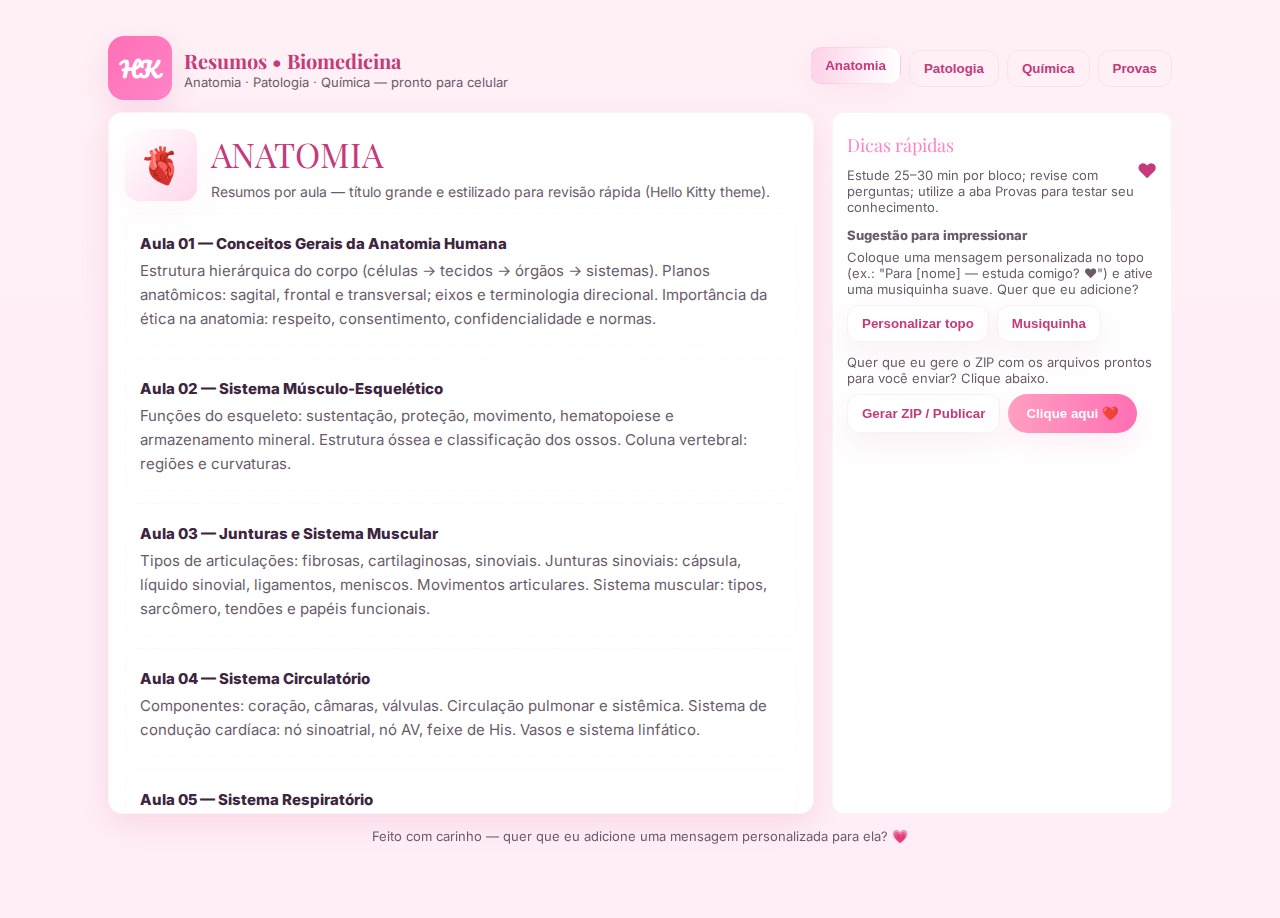
<file: dashboard.html>
<!DOCTYPE html>
<html lang="pt-BR">
<head>
  <meta charset="UTF-8">
  <title>Dashboard | Festa 02/05</title>
  <link rel="stylesheet" href="style.css">
</head>
<body class="bg">

<div class="container">
  <div class="box">
    <h1>🎉 Festa 02/05</h1>
    <p class="sub">Confirmação de presença</p>

    <div class="menu">
      <a href="registrar.html">✅ Confirmar Presença</a>
      <a href="lista.html">📋 Ver Lista</a>
      <a href="#" class="sair" onclick="sair()">🚪 Sair</a>

    </div>
  </div>
</div>
<script src="script.js"></script>
<script>
  protegerPagina();
</script>
</body>
</html>
</file>
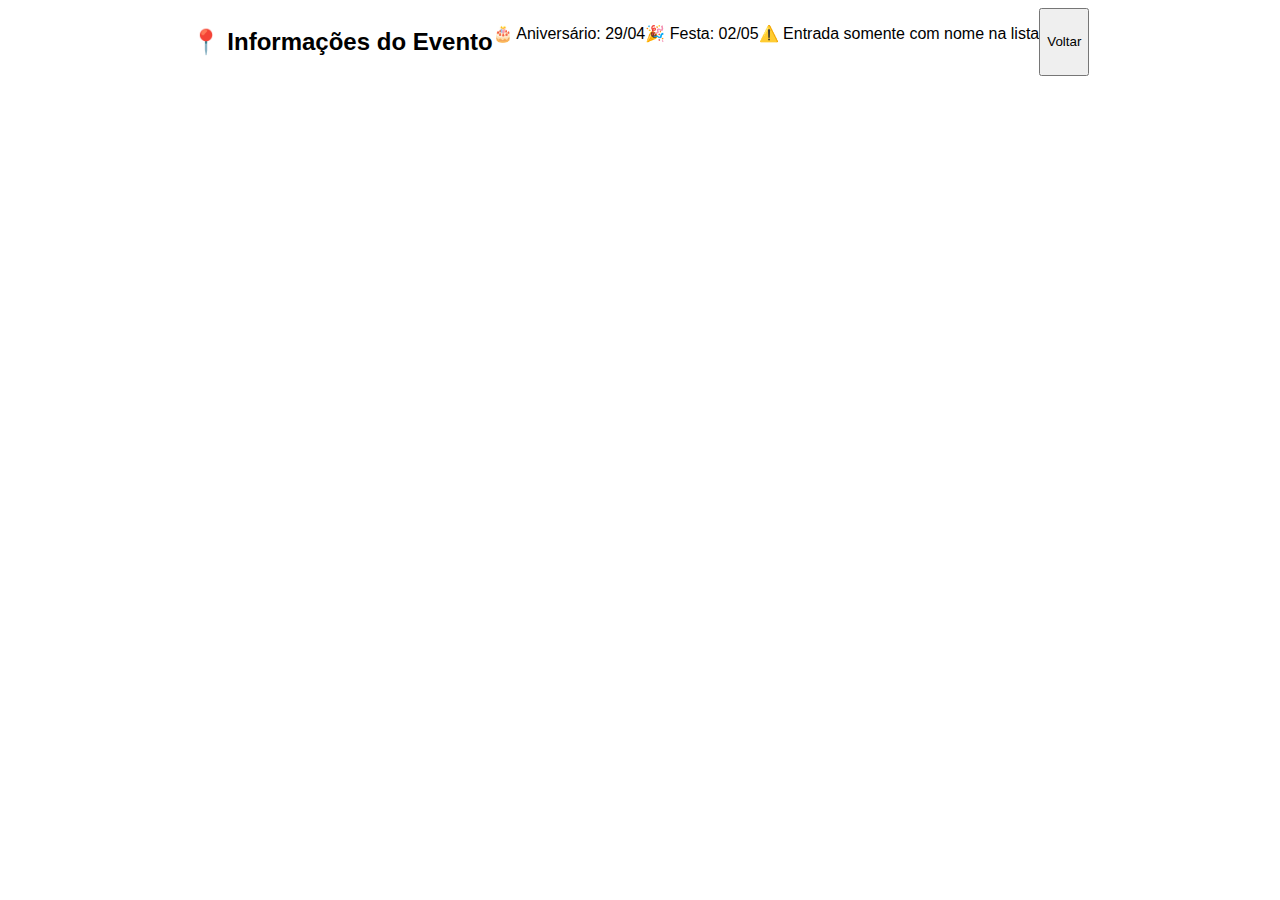
<file: info.html>
<!DOCTYPE html>
<html lang="pt-BR">
<head>
  <meta charset="UTF-8">
  <title>Informações</title>
  <link rel="stylesheet" href="style.css">
</head>
<body>

<div class="container">
  <h2>📍 Informações do Evento</h2>

  <p>🎂 Aniversário: 29/04</p>
  <p>🎉 Festa: 02/05</p>
  <p>⚠️ Entrada somente com nome na lista</p>

  <button class="btn" onclick="location.href='dashboard.html'">Voltar</button>
</div>

</body>
</html>
</file>
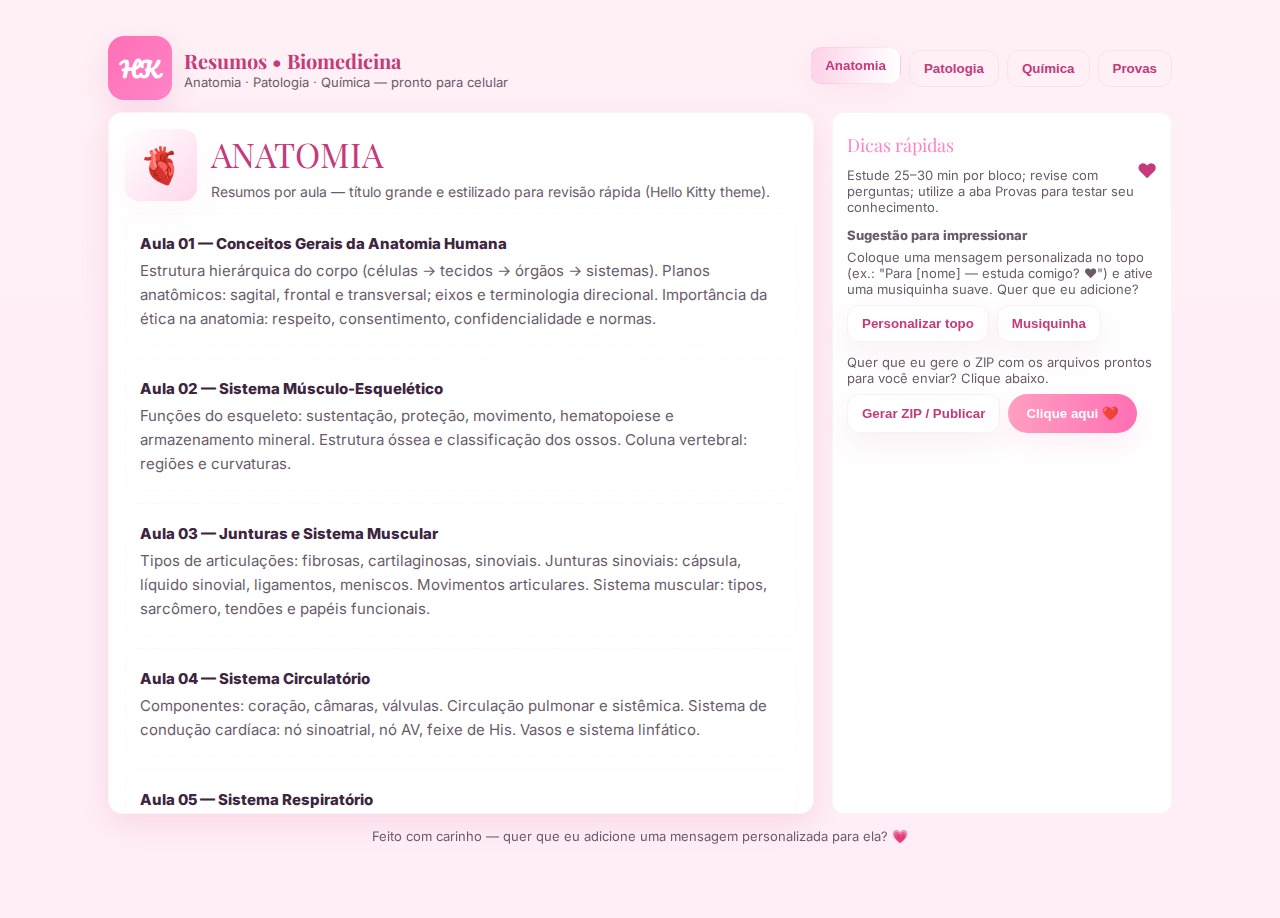
<file: lista.html>
<!DOCTYPE html>
<html lang="pt-BR">
<head>
  <meta charset="UTF-8">
  <title>Lista de Inscritos</title>
  <link rel="stylesheet" href="style.css">
</head>
<body class="bg">

<div class="box">
  <h2>📋 Lista de Inscritos</h2>

  <p id="contador" class="contador"></p>

  <ul id="lista"></ul>

  <br>
  <a href="dashboard.html">⬅ Voltar</a>
</div>

<script src="script.js"></script>
<script>
  protegerPagina();
  carregarLista();
</script>

</body>
</html>
</file>
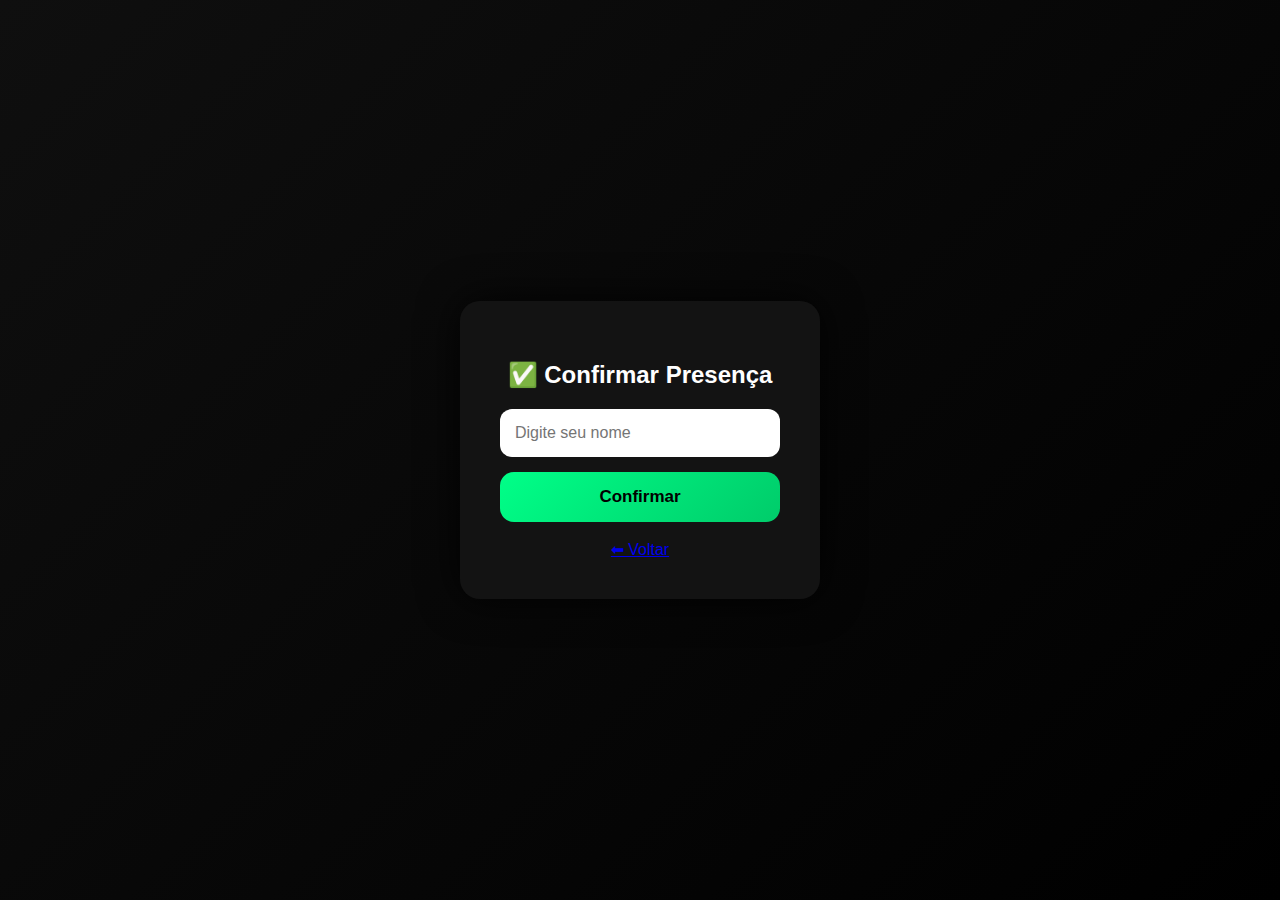
<file: registrar.html>
<!DOCTYPE html>
<html lang="pt-BR">
<head>
  <meta charset="UTF-8">
  <title>Confirmar Presença</title>
  <link rel="stylesheet" href="style.css">
</head>
<body class="bg">

<div class="container">
  <div class="box">
    <h2>✅ Confirmar Presença</h2>

    <input id="nome" type="text" placeholder="Digite seu nome">

    <!-- MUITO IMPORTANTE -->
    <button type="button" onclick="registrarPresenca()">
      Confirmar
    </button>

    <br><br>
    <a href="dashboard.html">⬅ Voltar</a>
  </div>
</div>

<!-- SCRIPT TEM QUE ESTAR AQUI -->
<script src="script.js"></script>

</body>
</html>
</file>
<file: style.css>
* {
  box-sizing: border-box;
  font-family: 'Segoe UI', Arial, sans-serif;
}

body.bg {
  margin: 0;
  height: 100vh;
  background: linear-gradient(135deg, #0f0f0f, #000);
  display: flex;
  justify-content: center;
  align-items: center;
  color: #fff;
}

.container {
  width: 100%;
  display: flex;
  justify-content: center;
}

.box {
  background: rgba(20,20,20,0.95);
  padding: 40px;
  width: 360px;
  border-radius: 20px;
  text-align: center;
  box-shadow: 0 0 40px rgba(0,0,0,0.9);
}

.box h1 {
  margin-bottom: 5px;
}

.sub {
  opacity: 0.7;
  margin-bottom: 25px;
}

.box input {
  width: 100%;
  padding: 15px;
  border-radius: 12px;
  border: none;
  margin-bottom: 15px;
  font-size: 16px;
}

.box button {
  width: 100%;
  padding: 15px;
  border-radius: 14px;
  border: none;
  background: linear-gradient(135deg, #00ff88, #00cc6a);
  color: #000;
  font-size: 17px;
  font-weight: bold;
  cursor: pointer;
  transition: 0.3s;
}

.box button:hover {
  transform: scale(1.05);
  box-shadow: 0 0 20px #00ff88;
}

.erro {
  color: #ff4d4d;
  margin-top: 15px;
}

/* DASHBOARD */
.menu {
  display: flex;
  flex-direction: column;
  gap: 15px;
}

.menu a {
  padding: 16px;
  border-radius: 15px;
  background: linear-gradient(135deg, #00ff88, #00cc6a);
  color: #000;
  text-decoration: none;
  font-weight: bold;
}

.menu a.sair {
  background: linear-gradient(135deg, #ff4d4d, #ff0000);
  color: #fff;
}

/* TELAS INTERNAS */
.card {
  background: #111;
  padding: 40px;
  border-radius: 20px;
  width: 360px;
  text-align: center;
}

.card input {
  width: 100%;
  padding: 15px;
  border-radius: 12px;
  border: none;
  margin-bottom: 15px;
}

.card button {
  width: 100%;
  padding: 15px;
  border-radius: 12px;
  border: none;
  background: #00ff88;
  font-weight: bold;
}

.voltar {
  display: block;
  margin-top: 20px;
  color: #aaa;
  text-decoration: none;
}

/* ===== DASHBOARD ===== */

.menu {
  display: flex;
  flex-direction: column;
  gap: 18px;
  margin-top: 25px;
}

.menu a {
  padding: 16px;
  border-radius: 16px;
  background: linear-gradient(135deg, #00ff88, #00cc6a);
  color: #000;
  text-decoration: none;
  font-weight: bold;
  font-size: 16px;
  transition: 0.3s ease;
}

.menu a:hover {
  transform: scale(1.06);
  box-shadow: 0 0 18px #00ff88;
}

.menu a.sair {
  background: linear-gradient(135deg, #ff4d4d, #ff0000);
  color: #fff;
}

ul {
  list-style: none;
  padding: 0;
}

li {
  background: #1a1a1a;
  padding: 12px;
  border-radius: 12px;
  margin-bottom: 10px;
  display: flex;
  justify-content: space-between;
  align-items: center;
}

li button {
  background: #ff3b3b;
  border: none;
  color: white;
  padding: 6px 10px;
  border-radius: 8px;
  cursor: pointer;
}

li button:hover {
  background: #ff0000;
}
.contador {
  margin: 10px 0 20px;
  font-weight: bold;
  color: #00ff99;
  font-size: 18px;
}
</file>
